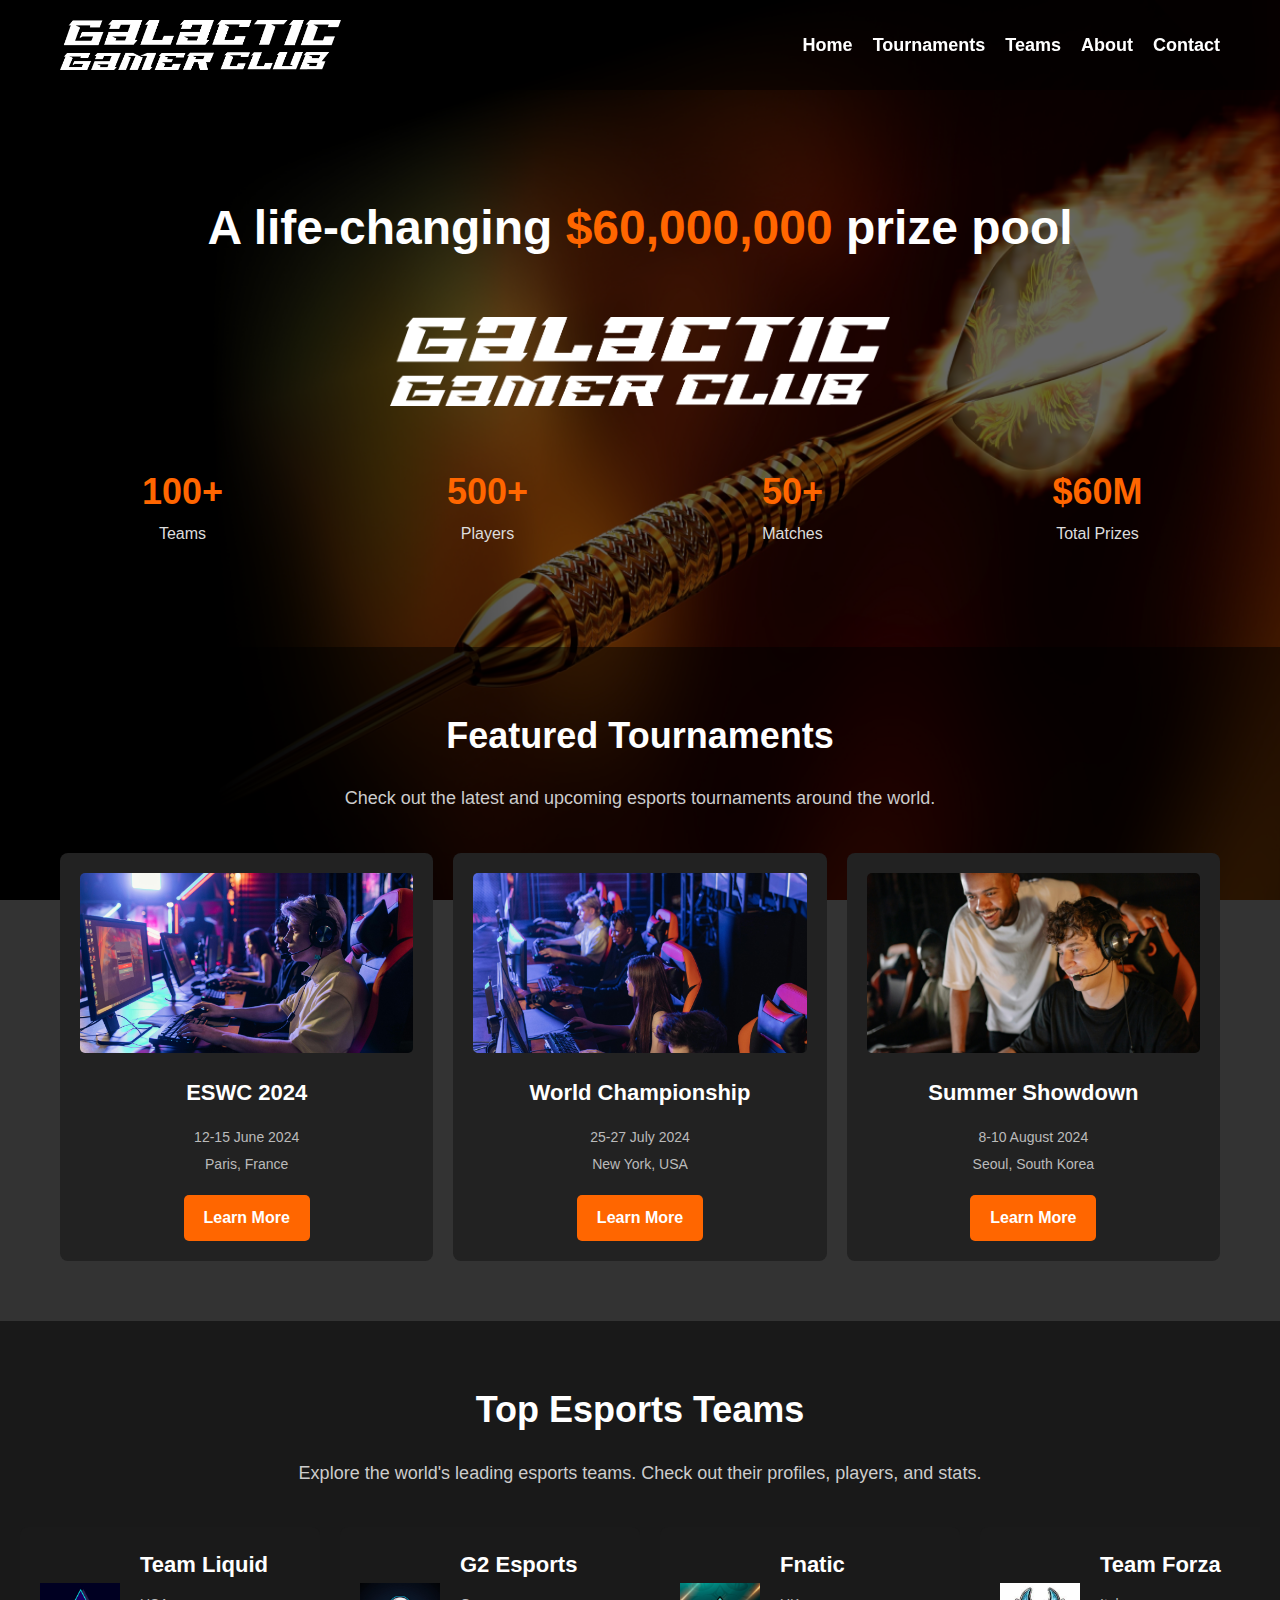
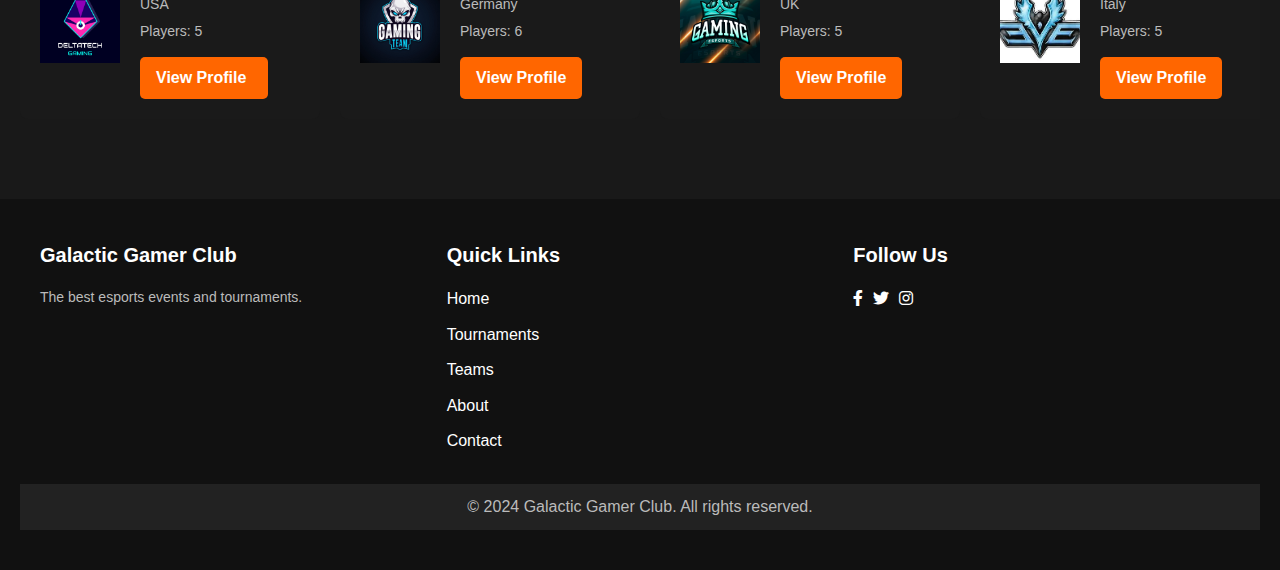
<file: index.html>
<!DOCTYPE html>
<html lang="en">
  <head>
    <meta charset="UTF-8" />
    <meta name="viewport" content="width=device-width, initial-scale=1.0" />
    <title>Esports Website</title>
    <link rel="icon" type="image/x-icon" href="./images/favicon.png" />
    <link rel="stylesheet" href="css/style.css" />
    <link
      rel="stylesheet"
      href="https://cdnjs.cloudflare.com/ajax/libs/font-awesome/6.0.0-beta3/css/all.min.css"
    />
  </head>
  <body>
    <!-- Header Section -->
    <header class="header">
      <div class="header-container">
        <!-- Logo -->
        <div class="logo">
          <a href="#" aria-label="Home">
            <img
              src="images/LogoGamer.png"
              alt="Website Logo"
              class="logo-image"
            />
          </a>
        </div>
        <!-- Navigation Menu -->
        <nav class="nav-menu" role="navigation" aria-label="Main navigation">
          <ul>
            <li><a href="./index.html">Home</a></li>
            <li><a href="#tournaments">Tournaments</a></li>
            <li><a href="#teams">Teams</a></li>
            <li><a href="./about.html">About</a></li>
            <li><a href="./contact.html">Contact</a></li>
          </ul>
        </nav>
      </div>
    </header>

    <!-- Hero Section -->
    <section class="hero" role="region" aria-labelledby="hero-title">
      <div class="hero-container">
        <!-- Slogan -->
        <h1 class="hero-slogan">
          A life-changing <span>$60,000,000</span> prize pool
        </h1>

        <!-- Big Logo -->
        <div class="hero-logo">
          <img src="./images/LogoGamer.png" alt="Esports World Cup Logo" />
        </div>

        <!-- Statistics -->
        <div class="hero-stats" aria-label="Tournament statistics">
          <div class="stat">
            <h2>100+</h2>
            <p>Teams</p>
          </div>
          <div class="stat">
            <h2>500+</h2>
            <p>Players</p>
          </div>
          <div class="stat">
            <h2>50+</h2>
            <p>Matches</p>
          </div>
          <div class="stat">
            <h2>$60M</h2>
            <p>Total Prizes</p>
          </div>
        </div>
      </div>
    </section>

    <!-- Tournaments Section -->
    <a name="tournaments"></a>
    <section
      class="tournaments-section"
      role="region"
      aria-labelledby="tournaments-title"
    >
      <div class="container">
        <h2 class="section-title">Featured Tournaments</h2>
        <p class="section-description">
          Check out the latest and upcoming esports tournaments around the
          world.
        </p>

        <div class="tournaments-grid">
          <!-- Tournament Card 1 -->
          <div class="tournament-card">
            <img
              src="./images/tournament1.jpg"
              alt="Tournament 1"
              class="tournament-image"
            />
            <h3 class="tournament-title">ESWC 2024</h3>
            <p class="tournament-date">12-15 June 2024</p>
            <p class="tournament-location">Paris, France</p>
            <a
              href="./tournament-details.html"
              class="learn-more-button"
              aria-label="Learn more about World Championship"
              >Learn More</a
            >
          </div>

          <!-- Tournament Card 2 -->
          <div class="tournament-card">
            <img
              src="./images/tournament2.jpg"
              alt="Tournament 2"
              class="tournament-image"
            />
            <h3 class="tournament-title">World Championship</h3>
            <p class="tournament-date">25-27 July 2024</p>
            <p class="tournament-location">New York, USA</p>
            <a
              href="./tournament-details.html"
              class="learn-more-button"
              aria-label="Learn more about World Championship"
              >Learn More</a
            >
          </div>

          <!-- Tournament Card 3 -->
          <div class="tournament-card">
            <img
              src="./images/tournament3.jpg"
              alt="Tournament 3"
              class="tournament-image"
            />
            <h3 class="tournament-title">Summer Showdown</h3>
            <p class="tournament-date">8-10 August 2024</p>
            <p class="tournament-location">Seoul, South Korea</p>
            <a
              href="./tournament-details.html"
              class="learn-more-button"
              aria-label="Learn more about Summer Showdown"
              >Learn More</a
            >
          </div>
        </div>
      </div>
    </section>

    <!-- Teams Section -->
    <a name="teams"></a>
    <section class="teams-section" role="region" aria-labelledby="teams-title">
      <div class="teams-banner">
        <h2 class="section-title">Top Esports Teams</h2>
        <p class="section-description">
          Explore the world's leading esports teams. Check out their profiles,
          players, and stats.
        </p>
      </div>

      <div
        class="teams-carousel"
        role="list"
        aria-label="Carousel of top esports teams"
      >
        <!-- Team Card 1 -->
        <div class="team-card">
          <img src="images/team1.jpg" alt="Team 1 Logo" class="team-logo" />
          <div class="team-info">
            <h3 class="team-name">Team Liquid</h3>
            <p class="team-country">USA</p>
            <p class="team-players">Players: 5</p>
            <a href="./team-details.html" class="view-profile-button"
              >View Profile</a
            >
          </div>
        </div>

        <!-- Team Card 2 -->
        <div class="team-card">
          <img src="images/team2.jpg" alt="Team 2 Logo" class="team-logo" />
          <div class="team-info">
            <h3 class="team-name">G2 Esports</h3>
            <p class="team-country">Germany</p>
            <p class="team-players">Players: 6</p>
            <a href="./team-details.html" class="view-profile-button"
              >View Profile</a
            >
          </div>
        </div>

        <!-- Team Card 3 -->
        <div class="team-card">
          <img src="images/team3.jpg" alt="Team 3 Logo" class="team-logo" />
          <div class="team-info">
            <h3 class="team-name">Fnatic</h3>
            <p class="team-country">UK</p>
            <p class="team-players">Players: 5</p>
            <a href="./team-details.html" class="view-profile-button"
              >View Profile</a
            >
          </div>
        </div>

        <!-- Team Card 4 -->
        <div class="team-card">
          <img src="images/team4.jpeg" alt="Team 4 Logo" class="team-logo" />
          <div class="team-info">
            <h3 class="team-name">Team Forza</h3>
            <p class="team-country">Italy</p>
            <p class="team-players">Players: 5</p>
            <a href="./team-details.html" class="view-profile-button"
              >View Profile</a
            >
          </div>
        </div>

        <!-- Team Card 5 -->
        <div class="team-card">
          <img src="images/team5.jpg" alt="Team 5 Logo" class="team-logo" />
          <div class="team-info">
            <h3 class="team-name">Team Uragan</h3>
            <p class="team-country">Poland</p>
            <p class="team-players">Players: 6</p>
            <a href="./team-details.html" class="view-profile-button"
              >View Profile</a
            >
          </div>
        </div>

        <!-- Team Card 6 -->
        <div class="team-card">
          <img src="images/team6.png" alt="Team 6 Logo" class="team-logo" />
          <div class="team-info">
            <h3 class="team-name">Team Troll</h3>
            <p class="team-country">Norway</p>
            <p class="team-players">Players: 5</p>
            <a href="./team-details.html" class="view-profile-button"
              >View Profile</a
            >
          </div>
        </div>
      </div>
    </section>

    <!-- Footer -->
    <footer class="footer">
      <div class="footer-container">
        <div class="footer-section">
          <h3>Galactic Gamer Club</h3>
          <p>The best esports events and tournaments.</p>
        </div>

        <div class="footer-section">
          <h4>Quick Links</h4>
          <ul>
            <li><a href="./index.html">Home</a></li>
            <li><a href="./index.html#tournaments">Tournaments</a></li>
            <li><a href="./index.html#teams">Teams</a></li>
            <li><a href="./about.html">About</a></li>
            <li><a href="./contact.html">Contact</a></li>
          </ul>
        </div>

        <div class="footer-section">
          <h4>Follow Us</h4>
          <ul class="social-icons">
            <li>
              <a href="https://facebook.com" target="_blank"
                ><i class="fab fa-facebook-f"></i
              ></a>
            </li>
            <li>
              <a href="https://twitter.com" target="_blank"
                ><i class="fab fa-twitter"></i
              ></a>
            </li>
            <li>
              <a href="https://instagram.com" target="_blank"
                ><i class="fab fa-instagram"></i
              ></a>
            </li>
          </ul>
        </div>
      </div>

      <div class="footer-bottom">
        <p>&copy; 2024 Galactic Gamer Club. All rights reserved.</p>
      </div>
    </footer>
  </body>
</html>
</file>
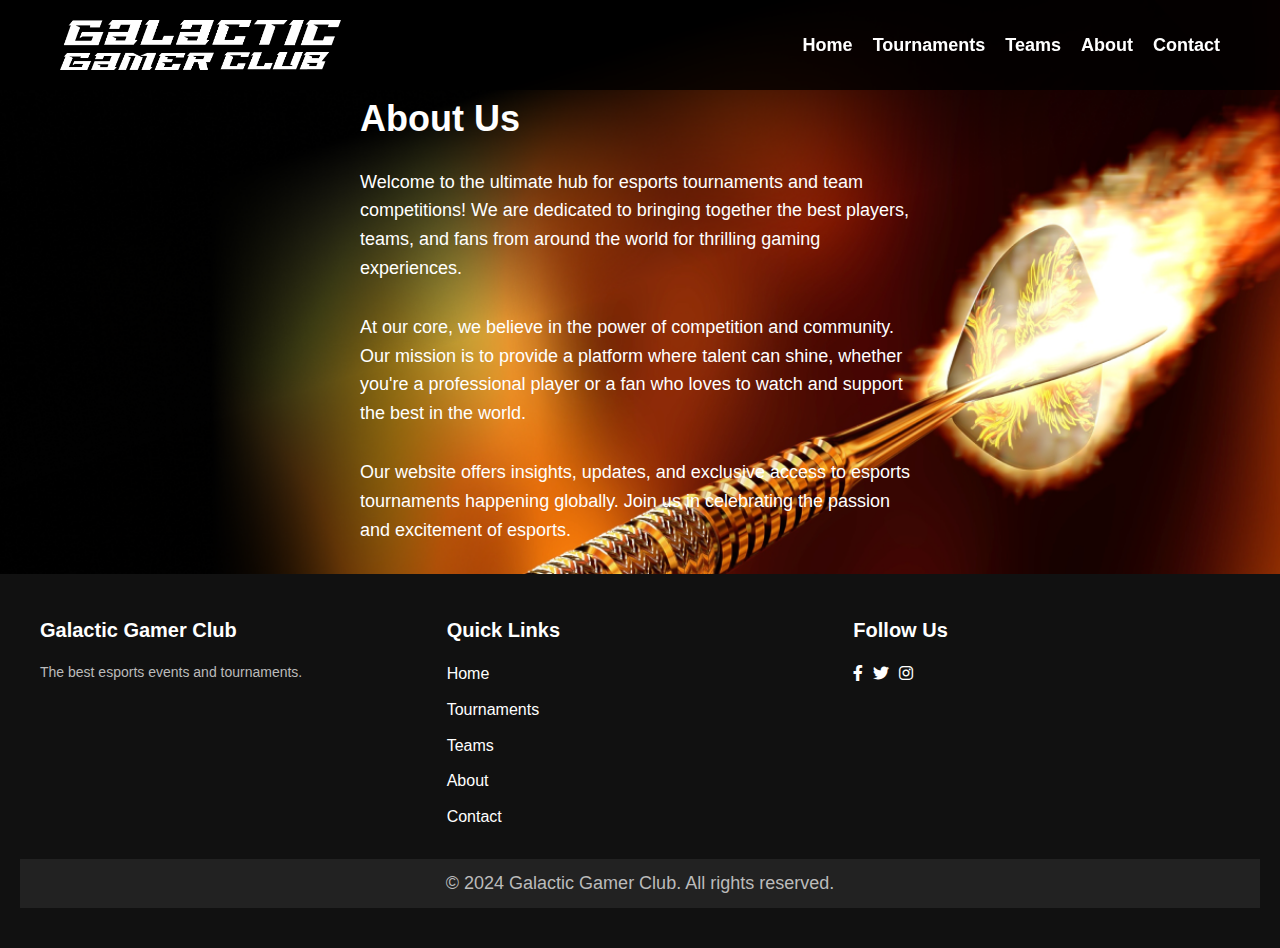
<file: about.html>
<!-- Tournament Details Page -->
<!DOCTYPE html>
<html lang="en">
  <head>
    <meta charset="UTF-8" />
    <meta name="viewport" content="width=device-width, initial-scale=1.0" />
    <title>About Us</title>
    <link rel="icon" type="image/x-icon" href="./images/favicon.png" />
    <link rel="stylesheet" href="css/style.css" />
    <link rel="stylesheet" href="css/contact.css" />
    <link
      rel="stylesheet"
      href="https://cdnjs.cloudflare.com/ajax/libs/font-awesome/6.0.0-beta3/css/all.min.css"
    />
  </head>
  <body>
    <!-- Header (reuse the header from the main site) -->
    <!-- Header Section -->
    <header class="header">
      <div class="header-container">
        <!-- Logo -->
        <div class="logo">
          <a href="#">
            <img
              src="images/LogoGamer.png"
              alt="Website Logo"
              class="logo-image"
            />
          </a>
        </div>
        <!-- Navigation Menu -->
        <nav class="nav-menu" role="navigation" aria-label="Main navigation">
          <ul>
            <li><a href="./index.html">Home</a></li>
            <li><a href="./index.html#tournaments">Tournaments</a></li>
            <li><a href="./index.html#teams">Teams</a></li>
            <li><a href="./about.html">About</a></li>
            <li><a href="./contact.html">Contact</a></li>
          </ul>
        </nav>
      </div>
    </header>

    <!-- About Section -->
    <section class="about-section">
      <div class="container">
        <h1>About Us</h1>
        <p>
          Welcome to the ultimate hub for esports tournaments and team
          competitions! We are dedicated to bringing together the best players,
          teams, and fans from around the world for thrilling gaming
          experiences.
        </p>
        <p>
          At our core, we believe in the power of competition and community. Our
          mission is to provide a platform where talent can shine, whether
          you're a professional player or a fan who loves to watch and support
          the best in the world.
        </p>
        <p>
          Our website offers insights, updates, and exclusive access to esports
          tournaments happening globally. Join us in celebrating the passion and
          excitement of esports.
        </p>
      </div>
    </section>

    <!-- Footer -->
    <footer class="footer">
      <div class="footer-container">
        <div class="footer-section">
          <h3>Galactic Gamer Club</h3>
          <p>The best esports events and tournaments.</p>
        </div>

        <div class="footer-section">
          <h4>Quick Links</h4>
          <ul>
            <li><a href="./index.html">Home</a></li>
            <li><a href="./index.html#tournaments">Tournaments</a></li>
            <li><a href="./index.html#teams">Teams</a></li>
            <li><a href="./about.html">About</a></li>
            <li><a href="./contact.html">Contact</a></li>
          </ul>
        </div>

        <div class="footer-section">
          <h4>Follow Us</h4>
          <ul class="social-icons">
            <li>
              <a href="https://facebook.com" target="_blank"
                ><i class="fab fa-facebook-f"></i
              ></a>
            </li>
            <li>
              <a href="https://twitter.com" target="_blank"
                ><i class="fab fa-twitter"></i
              ></a>
            </li>
            <li>
              <a href="https://instagram.com" target="_blank"
                ><i class="fab fa-instagram"></i
              ></a>
            </li>
          </ul>
        </div>
      </div>

      <div class="footer-bottom">
        <p>&copy; 2024 Galactic Gamer Club. All rights reserved.</p>
      </div>
    </footer>
  </body>
</html>
</file>
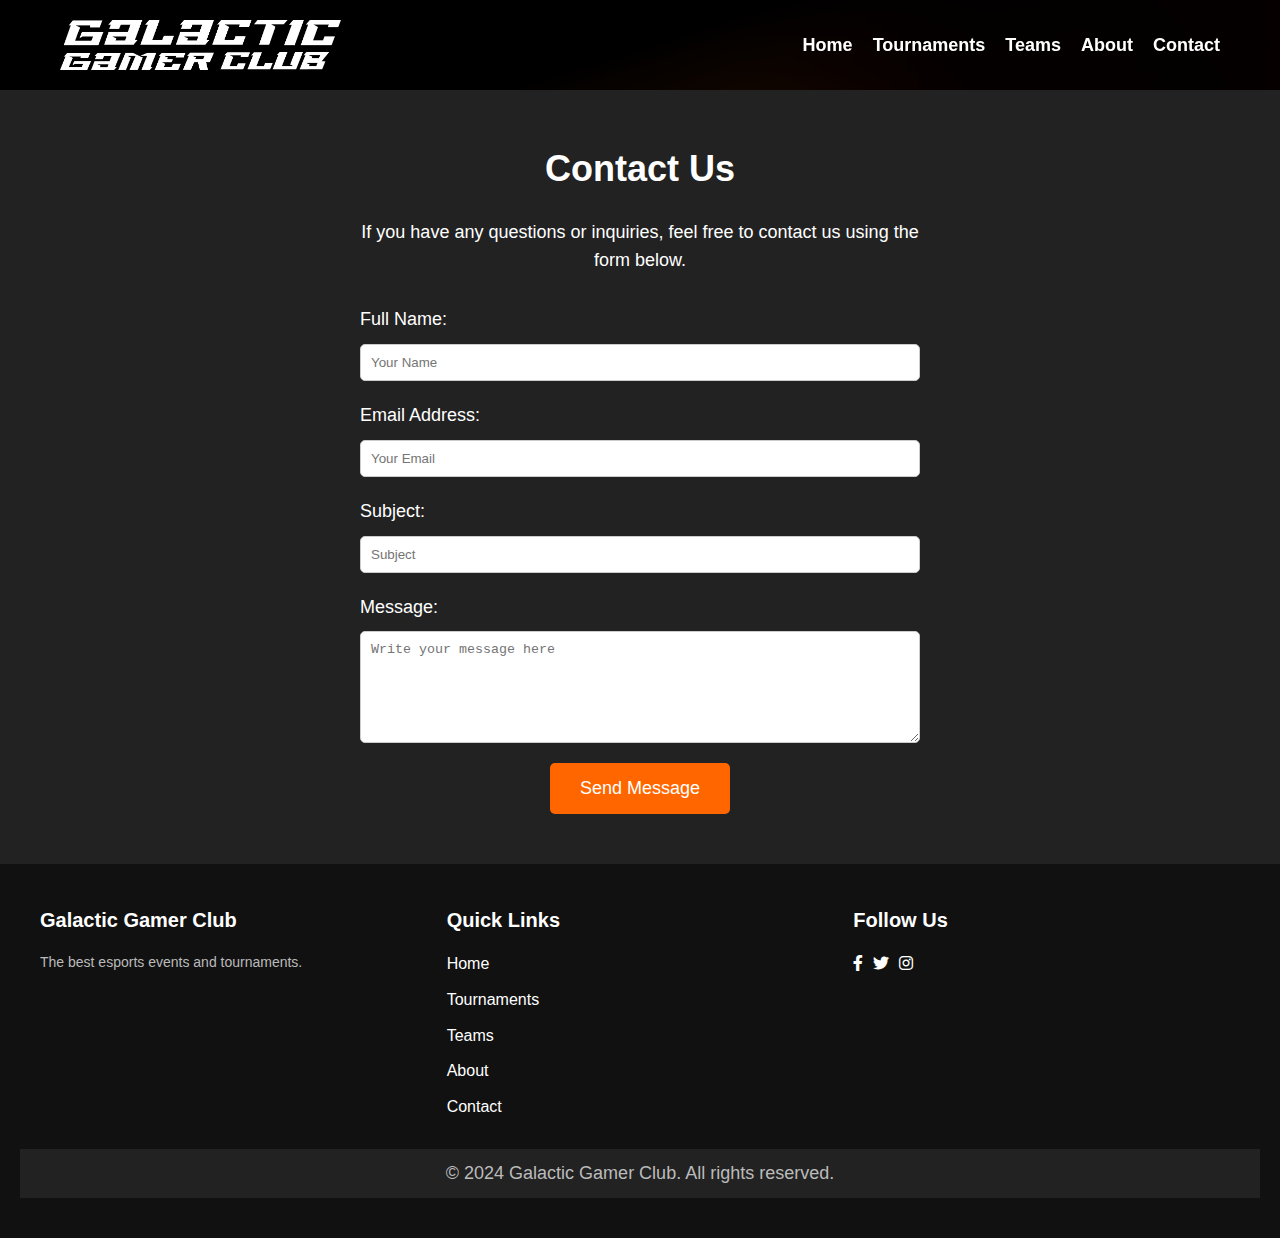
<file: contact.html>
<!-- Tournament Details Page -->
<!DOCTYPE html>
<html lang="en">
  <head>
    <meta charset="UTF-8" />
    <meta name="viewport" content="width=device-width, initial-scale=1.0" />
    <title>Contact Us</title>
    <link rel="icon" type="image/x-icon" href="./images/favicon.png" />
    <link rel="stylesheet" href="css/style.css" />
    <link rel="stylesheet" href="css/contact.css" />
    <link
      rel="stylesheet"
      href="https://cdnjs.cloudflare.com/ajax/libs/font-awesome/6.0.0-beta3/css/all.min.css"
    />
  </head>
  <body>
    <!-- Header (reuse the header from the main site) -->
    <!-- Header Section -->
    <header class="header">
      <div class="header-container">
        <!-- Logo -->
        <div class="logo">
          <a href="#">
            <img
              src="images/LogoGamer.png"
              alt="Website Logo"
              class="logo-image"
            />
          </a>
        </div>
        <!-- Navigation Menu -->
        <nav class="nav-menu" role="navigation" aria-label="Main navigation">
          <ul>
            <li><a href="./index.html">Home</a></li>
            <li><a href="./index.html#tournaments">Tournaments</a></li>
            <li><a href="./index.html#teams">Teams</a></li>
            <li><a href="./about.html">About</a></li>
            <li><a href="./contact.html">Contact</a></li>
          </ul>
        </nav>
      </div>
    </header>

    <!-- Contact Form Section -->
    <section class="contact-section">
      <div class="container">
        <h1>Contact Us</h1>
        <p>
          If you have any questions or inquiries, feel free to contact us using
          the form below.
        </p>

        <form action="#" method="post" class="contact-form">
          <label for="name">Full Name:</label>
          <input
            type="text"
            id="name"
            name="name"
            placeholder="Your Name"
            required
          />

          <label for="email">Email Address:</label>
          <input
            type="email"
            id="email"
            name="email"
            placeholder="Your Email"
            required
          />

          <label for="subject">Subject:</label>
          <input
            type="text"
            id="subject"
            name="subject"
            placeholder="Subject"
            required
          />

          <label for="message">Message:</label>
          <textarea
            id="message"
            name="message"
            placeholder="Write your message here"
            rows="6"
            required
          ></textarea>

          <button type="submit" class="submit-btn">Send Message</button>
        </form>
      </div>
    </section>

    <!-- Footer -->
    <footer class="footer">
      <div class="footer-container">
        <div class="footer-section">
          <h3>Galactic Gamer Club</h3>
          <p>The best esports events and tournaments.</p>
        </div>

        <div class="footer-section">
          <h4>Quick Links</h4>
          <ul>
            <li><a href="./index.html">Home</a></li>
            <li><a href="./index.html#tournaments">Tournaments</a></li>
            <li><a href="./index.html#teams">Teams</a></li>
            <li><a href="./about.html">About</a></li>
            <li><a href="./contact.html">Contact</a></li>
          </ul>
        </div>

        <div class="footer-section">
          <h4>Follow Us</h4>
          <ul class="social-icons">
            <li>
              <a href="https://facebook.com" target="_blank"
                ><i class="fab fa-facebook-f"></i
              ></a>
            </li>
            <li>
              <a href="https://twitter.com" target="_blank"
                ><i class="fab fa-twitter"></i
              ></a>
            </li>
            <li>
              <a href="https://instagram.com" target="_blank"
                ><i class="fab fa-instagram"></i
              ></a>
            </li>
          </ul>
        </div>
      </div>

      <div class="footer-bottom">
        <p>&copy; 2024 Galactic Gamer Club. All rights reserved.</p>
      </div>
    </footer>
  </body>
</html>
</file>
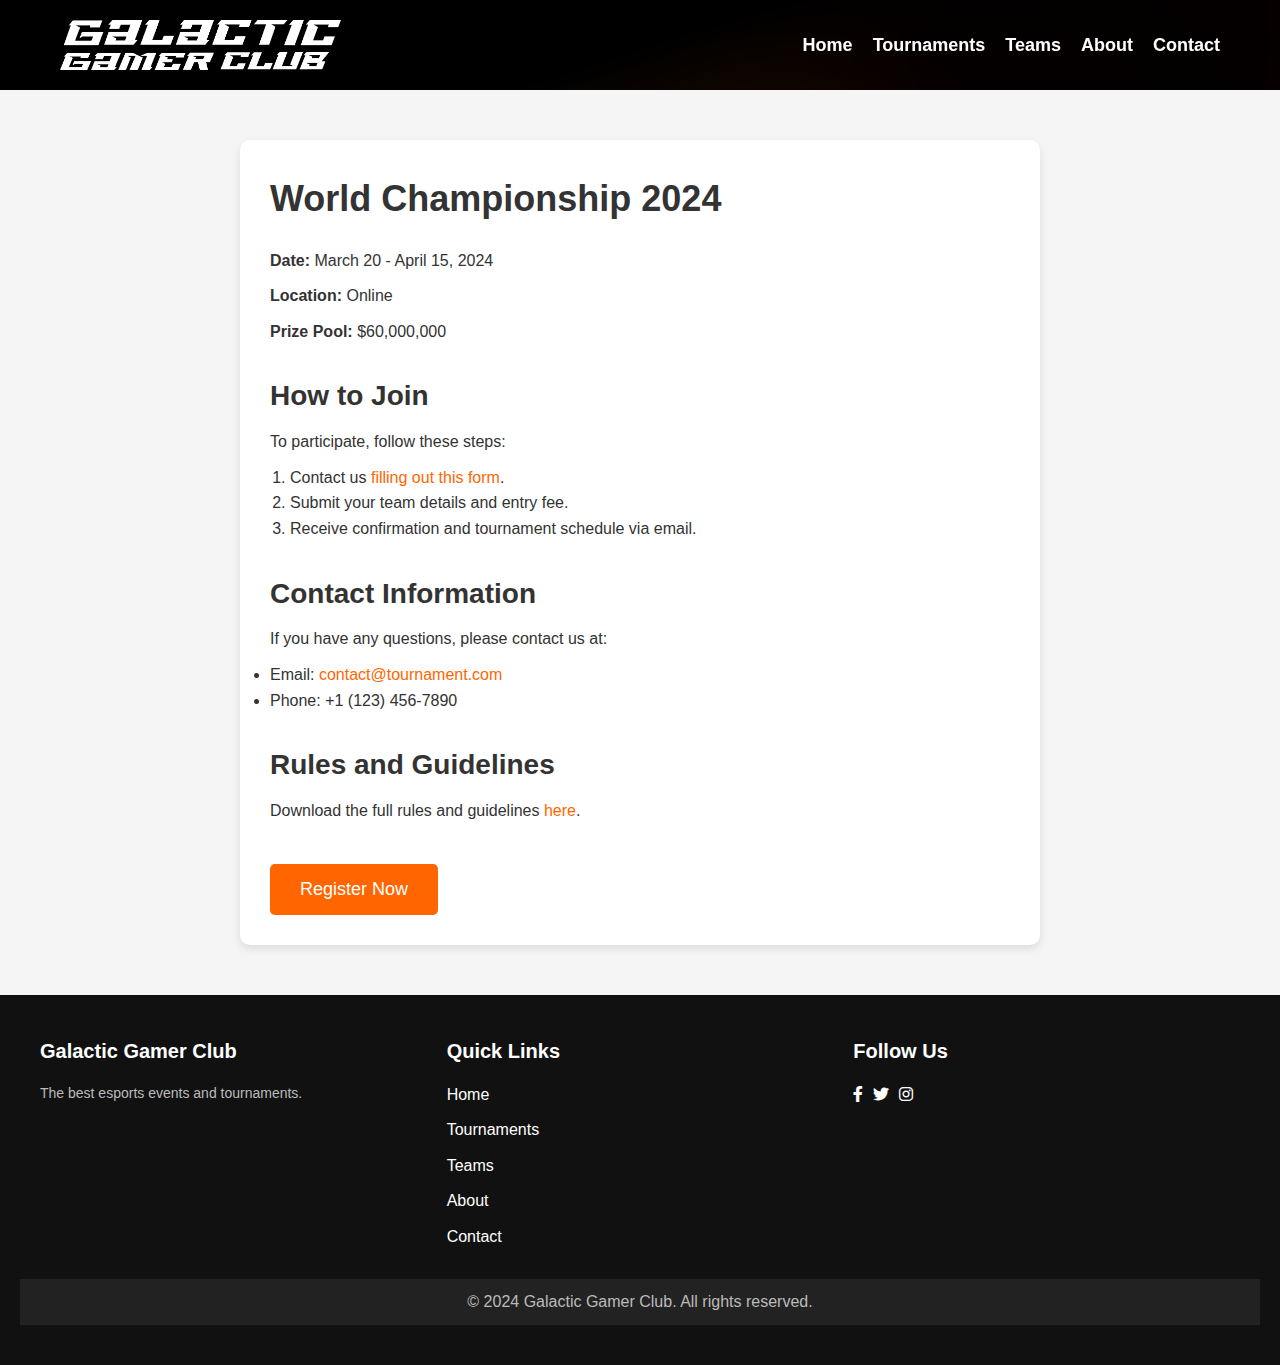
<file: tournament-details.html>
<!-- Tournament Details Page -->
<!DOCTYPE html>
<html lang="en">
  <head>
    <meta charset="UTF-8" />
    <meta name="viewport" content="width=device-width, initial-scale=1.0" />
    <title>Tournament Details - World Championship 2024</title>
    <link rel="icon" type="image/x-icon" href="./images/favicon.png" />
    <link rel="stylesheet" href="css/style.css" />
    <link rel="stylesheet" href="css/tournament.css" />
    <link
      rel="stylesheet"
      href="https://cdnjs.cloudflare.com/ajax/libs/font-awesome/6.0.0-beta3/css/all.min.css"
    />
  </head>
  <body>
    <!-- Header (reuse the header from the main site) -->
    <!-- Header Section -->
    <header class="header">
      <div class="header-container">
        <!-- Logo -->
        <div class="logo">
          <a href="#" aria-label="Home">
            <img
              src="images/LogoGamer.png"
              alt="Website Logo"
              class="logo-image"
            />
          </a>
        </div>
        <!-- Navigation Menu -->
        <nav class="nav-menu" role="navigation" aria-label="Main navigation">
          <ul>
            <li><a href="./index.html">Home</a></li>
            <li><a href="./index.html#tournaments">Tournaments</a></li>
            <li><a href="./index.html#teams">Teams</a></li>
            <li><a href="./about.html">About</a></li>
            <li><a href="./contact.html">Contact</a></li>
          </ul>
        </nav>
      </div>
    </header>

    <!-- Tournament Details Section -->
    <section
      class="tournament-details"
      role="region"
      aria-labelledby="tournament-title"
    >
      <div class="tournament-container">
        <h1>World Championship 2024</h1>
        <p><strong>Date:</strong> March 20 - April 15, 2024</p>
        <p><strong>Location:</strong> Online</p>
        <p><strong>Prize Pool:</strong> $60,000,000</p>

        <h2>How to Join</h2>
        <p>To participate, follow these steps:</p>
        <ol>
          <li>
            Contact us <a href="./contact.html">filling out this form</a>.
          </li>
          <li>Submit your team details and entry fee.</li>
          <li>Receive confirmation and tournament schedule via email.</li>
        </ol>

        <h2>Contact Information</h2>
        <p>If you have any questions, please contact us at:</p>
        <ul>
          <li>
            Email:
            <a href="mailto:contact@tournament.com">contact@tournament.com</a>
          </li>
          <li>Phone: +1 (123) 456-7890</li>
        </ul>

        <h2>Rules and Guidelines</h2>
        <p>
          Download the full rules and guidelines
          <a href="./images/rules.pdf" target="_blank">here</a>.
        </p>

        <button
          class="register-btn"
          aria-label="Register for the World Championship 2024"
        >
          Register Now
        </button>
      </div>
    </section>

    <!-- Footer -->
    <footer class="footer">
      <div class="footer-container">
        <div class="footer-section">
          <h3>Galactic Gamer Club</h3>
          <p>The best esports events and tournaments.</p>
        </div>

        <div class="footer-section">
          <h4>Quick Links</h4>
          <ul>
            <li><a href="./index.html">Home</a></li>
            <li><a href="./index.html#tournaments">Tournaments</a></li>
            <li><a href="./index.html#teams">Teams</a></li>
            <li><a href="./about.html">About</a></li>
            <li><a href="./contact.html">Contact</a></li>
          </ul>
        </div>

        <div class="footer-section">
          <h4>Follow Us</h4>
          <ul class="social-icons">
            <li>
              <a href="https://facebook.com" target="_blank"
                ><i class="fab fa-facebook-f"></i
              ></a>
            </li>
            <li>
              <a href="https://twitter.com" target="_blank"
                ><i class="fab fa-twitter"></i
              ></a>
            </li>
            <li>
              <a href="https://instagram.com" target="_blank"
                ><i class="fab fa-instagram"></i
              ></a>
            </li>
          </ul>
        </div>
      </div>

      <div class="footer-bottom">
        <p>&copy; 2024 Galactic Gamer Club. All rights reserved.</p>
      </div>
    </footer>
  </body>
</html>
</file>
<file: css/contact.css>
/* Contact form section */
.contact-section {
  padding: 50px 0;
  background-color: #222;
  text-align: center;
}

.container {
  max-width: 600px;
  margin: 0 auto;
}

h1 {
  font-size: 36px;
  margin-bottom: 20px;
}

p {
  font-size: 18px;
  margin-bottom: 30px;
}

.contact-form {
  display: flex;
  flex-direction: column;
  align-items: center;
}

.contact-form label {
  font-size: 18px;
  margin-bottom: 10px;
  display: block;
  text-align: left;
  width: 100%; /* Ensures label takes full width */
}

.contact-form input,
.contact-form textarea {
  width: 100%;
  padding: 10px;
  margin-bottom: 20px;
  border-radius: 5px;
  border: 1px solid #ccc;
}

.contact-form button {
  padding: 15px 30px;
  background-color: #ff6600;
  color: white;
  border: none;
  border-radius: 5px;
  font-size: 18px;
  cursor: pointer;
  transition: background-color 0.3s ease;
}

.contact-form button:hover {
  background-color: #ff4500;
}
</file>
<file: css/tournament.css>
/* Tournament Details Section */
.tournament-details {
  padding: 50px 20px;
  background-color: #f5f5f5;
  color: #333;
}

.tournament-container {
  max-width: 800px;
  margin: 0 auto;
  background-color: #fff;
  padding: 30px;
  border-radius: 10px;
  box-shadow: 0 4px 8px rgba(0, 0, 0, 0.1);
  text-align: left;
}

.tournament-container h1 {
  font-size: 36px;
  margin-bottom: 20px;
}

.tournament-container h2 {
  font-size: 28px;
  margin-top: 30px;
}

.tournament-container p {
  font-size: 16px;
  line-height: 1.6;
  margin: 10px 0;
}

.tournament-container ol {
  margin-left: 20px;
  padding-left: 0;
}

.tournament-container a {
  color: #ff6600;
  text-decoration: none;
}

.tournament-container a:hover {
  text-decoration: underline;
}

.register-btn {
  display: inline-block; /* Optional: Change display if needed */
  margin-top: 30px;
  padding: 15px 30px;
  background-color: #ff6600;
  color: #ffffff; /* Corrected from text-color */
  text-decoration: none; /* Not needed for button, can be removed */
  border-radius: 5px;
  font-size: 18px;
  transition: background-color 0.3s ease;
  border: none; /* Ensure no default button border */
  cursor: pointer; /* Change cursor to pointer for button */
}

/* Optional: Button hover effect */
.register-btn:hover {
  background-color: #e65c00; /* Change background color on hover */
}
</file>
<file: css/style.css>
/* Basic Reset */
* {
  margin: 0;
  padding: 0;
  box-sizing: border-box;
}

html {
  scroll-behavior: smooth;
}

body {
  font-family: Arial, sans-serif;
  line-height: 1.6;

  /* Add background image */
  background-image: url("../images/ph1.png"); /* Path to your background image */
  background-size: cover; /* Ensure the image covers the entire background */
  background-position: center; /* Center the image */
  background-repeat: no-repeat; /* Prevent image repetition */
  background-attachment: fixed; /* Keep the background fixed on scroll */
  color: white; /* Text color for better readability */
}

.container {
  max-width: 1200px;
  margin: 0 auto;
  padding: 0 20px;
}

/* Header Section */
.header {
  background-color: rgba(0, 0, 0, 0.8);
  padding: 20px 0;
  position: sticky;
  top: 0;
  width: 100%;
  z-index: 10;
}

.header-container {
  display: flex;
  justify-content: space-between; /* Space between logo and menu */
  align-items: center; /* Align vertically */
  max-width: 1200px;
  margin: 0 auto;
  padding: 0 20px;
}

.logo a {
  display: flex;
  align-items: center;
}

.logo-image {
  height: 50px; /* Adjust the size based on your logo */
  width: auto;
}

/* Navigation Menu */
.nav-menu ul {
  display: flex;
  gap: 20px;
  list-style: none;
  margin: 0;
  padding: 0;
}

.nav-menu ul li {
  display: inline;
}

.nav-menu ul li a {
  text-decoration: none;
  color: white;
  font-size: 18px;
  font-weight: bold;
  transition: color 0.3s ease;
}

.nav-menu ul li a:hover {
  color: #ff6600; /* Hover effect */
}

/* Hero Section */
.hero {
  padding: 100px 20px;
  color: white;
  text-align: center;
  position: relative;
  z-index: 1;
}

.hero::before {
  content: "";
  position: absolute;
  top: 0;
  left: 0;
  width: 100%;
  height: 100%;
  background: rgba(0, 0, 0, 0.6); /* Dark overlay */
  z-index: -1;
}

.hero-container {
  max-width: 1200px;
  margin: 0 auto;
}

/* Slogan */
.hero-slogan {
  font-size: 48px;
  font-weight: bold;
  color: #fff;
  margin-bottom: 30px;
}

.hero-slogan span {
  color: #ff6600; /* Highlight the prize pool */
}

/* Big Logo */
.hero-logo {
  margin: 50px 0;
}

.hero-logo img {
  max-width: 500px; /* Adjust size */
  width: 100%;
  height: auto;
}

/* Statistics */
.hero-stats {
  display: grid;
  grid-template-columns: repeat(4, 1fr); /* 4 stats in a row */
  gap: 20px;
  margin-top: 30px;
}

.stat h2 {
  font-size: 36px;
  margin: 0;
  color: #ff6600; /* Highlighted stat numbers */
}

.stat p {
  font-size: 16px;
  color: #ddd;
}

.cta-button {
  background-color: #ff6600;
  color: white;
  padding: 10px 20px;
  text-decoration: none;
  font-weight: bold;
  border-radius: 5px;
}

.cta-button:hover {
  background-color: #cc5200;
}

/* Tournaments Section */
.tournaments-section {
  padding: 60px 20px;
  background-color: rgba(0, 0, 0, 0.8); /* Match the overall theme */
  color: white;
}

.section-title {
  font-size: 36px;
  text-align: center;
  margin-bottom: 20px;
}

.section-description {
  text-align: center;
  font-size: 16px;
  margin-bottom: 40px;
  color: #bbb;
}

.tournaments-grid {
  display: grid;
  grid-template-columns: repeat(
    auto-fit,
    minmax(280px, 1fr)
  ); /* Adaptive grid */
  gap: 20px;
}

/* Tournament Card */
.tournament-card {
  background-color: #222; /* Dark background for cards */
  border-radius: 8px;
  overflow: hidden;
  padding: 20px;
  text-align: center;
  transition: transform 0.3s ease;
}

.tournament-card:hover {
  transform: translateY(-10px); /* Lift effect on hover */
}

.tournament-image {
  width: 100%;
  height: 180px;
  object-fit: cover; /* Ensure image covers the card */
  border-radius: 5px;
}

.tournament-title {
  font-size: 22px;
  margin: 15px 0;
  font-weight: bold;
}

.tournament-date,
.tournament-location {
  font-size: 14px;
  color: #bbb;
  margin: 5px 0;
}

.learn-more-button {
  display: inline-block;
  margin-top: 15px;
  padding: 10px 20px;
  background-color: #ff6600; /* Vibrant color for CTA */
  color: white;
  text-decoration: none;
  border-radius: 5px;
  font-weight: bold;
  transition: background-color 0.3s ease;
}

.learn-more-button:hover {
  background-color: #cc5200;
}

/* Teams Section */
.teams-section {
  padding: 60px 20px;
  background-color: rgba(0, 0, 0, 0.9);
  color: white;
}

.teams-banner {
  text-align: center;
  margin-bottom: 40px;
}

.section-title {
  font-size: 36px;
  color: #fff;
}

.section-description {
  font-size: 18px;
  color: #ccc;
  margin-top: 10px;
}

/* Teams Carousel */
.teams-carousel {
  display: grid;
  grid-auto-flow: column; /* Horizontal layout */
  grid-auto-columns: 300px; /* Fixed width for each card */
  gap: 20px;
  overflow-x: auto;
  scroll-snap-type: x mandatory; /* Smooth scrolling */
  padding-bottom: 20px;
  scrollbar-width: none; /* Hide scrollbar */
}

.teams-carousel::-webkit-scrollbar {
  display: none; /* Hide scrollbar in Webkit browsers */
}

/* Team Card */
.team-card {
  display: flex;
  flex-direction: row;
  background-color: #1a1a1a;
  border-radius: 8px;
  padding: 20px;
  align-items: center;
  transition: transform 0.3s ease;
  scroll-snap-align: start; /* Snap to start */
}

.team-card:hover {
  transform: translateY(-10px); /* Lift effect on hover */
}

.team-logo {
  width: 80px;
  height: 80px;
  object-fit: cover;
  margin-right: 20px;
}

.team-info {
  display: flex;
  flex-direction: column;
  justify-content: center;
}

.team-name {
  font-size: 22px;
  margin-bottom: 10px;
  color: #fff;
}

.team-country,
.team-players {
  font-size: 14px;
  color: #bbb;
  margin-bottom: 5px;
}

.view-profile-button {
  display: inline-block;
  padding: 8px 16px;
  background-color: #ff6600;
  color: white;
  border-radius: 5px;
  text-decoration: none;
  font-weight: bold;
  margin-top: 10px;
  transition: background-color 0.3s ease;
}

.view-profile-button:hover {
  background-color: #cc5200;
}

/* Footer */
.footer {
  background-color: #111;
  color: white;
  padding: 40px 20px;
}

.footer-container {
  display: grid;
  grid-template-columns: repeat(3, 1fr);
  gap: 20px;
  max-width: 1200px;
  margin: 0 auto;
  padding-bottom: 20px;
}

.footer-section h3,
.footer-section h4 {
  font-size: 20px;
  margin-bottom: 15px;
}

.footer-section p {
  font-size: 14px;
  color: #bbb;
}

.footer-section ul {
  list-style: none;
  padding: 0;
}

.footer-section ul li {
  margin-bottom: 10px;
}

.footer-section ul li a {
  color: white;
  text-decoration: none;
}

.footer-section ul li a:hover {
  text-decoration: underline;
}

/* Social Icons */
.social-icons {
  display: flex;
  gap: 10px;
}

.social-icons li {
  list-style: none;
}

.social-icons li a img {
  width: 24px;
  height: 24px;
}

/* Footer Bottom */
.footer-bottom {
  background-color: #222;
  text-align: center;
  padding: 10px 0;
}

.footer-bottom p {
  margin: 0;
  color: #bbb;
}

@media (max-width: 480px) {
  .hero-slogan {
    font-size: 28px;
  }

  .hero-stats {
    grid-template-columns: 1fr; /* Stack stats vertically on very small screens */
  }
}

/* Responsive Adjustments */
@media (max-width: 768px) {
  .header-container {
    flex-direction: column; /* Stack logo and menu vertically on small screens */
  }

  .nav-menu ul {
    flex-direction: column; /* Vertical menu for small screens */
    gap: 10px;
  }

  .nav-menu ul li {
    margin: 10px 0;
  }

  .hero-slogan {
    font-size: 32px;
  }

  .hero-logo img {
    max-width: 200px;
  }

  .hero-stats {
    grid-template-columns: repeat(
      2,
      1fr
    ); /* 2 stats per row on small screens */
  }

  .tournament-image {
    height: 150px;
  }

  .teams-carousel {
    grid-auto-columns: 100%; /* Full-width cards on smaller screens */
  }

  .team-card {
    flex-direction: column; /* Stack content vertically */
    align-items: center;
    text-align: center;
  }

  .team-logo {
    margin-right: 0;
    margin-bottom: 10px;
  }

  .footer-container {
    grid-template-columns: 1fr;
    text-align: center;
  }

  .footer-section {
    margin-bottom: 20px;
  }
}
</file>
